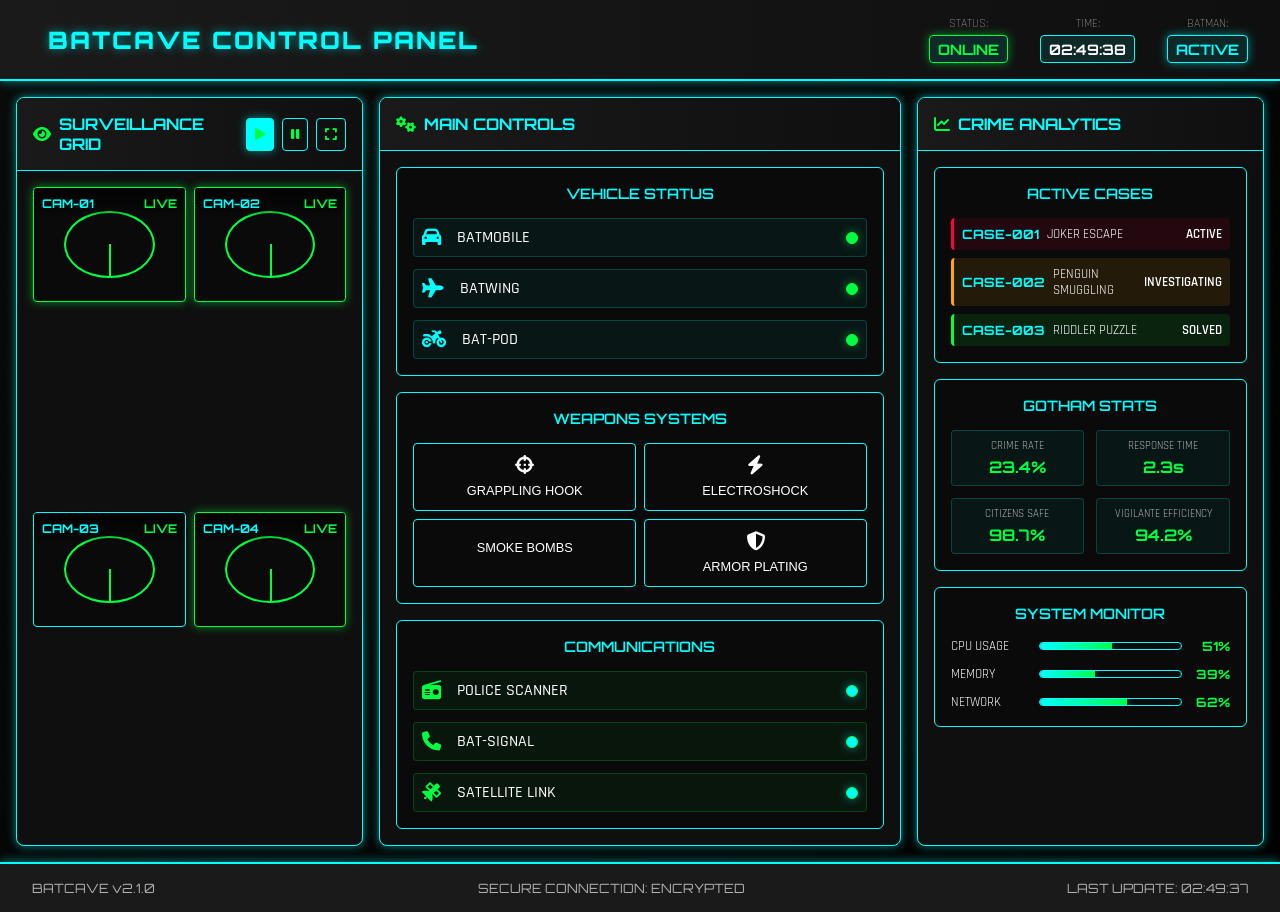
<file: index.html>
<!DOCTYPE html>
<html lang="pt-BR">
<head>
    <meta charset="UTF-8">
    <meta name="viewport" content="width=device-width, initial-scale=1.0">
    <title>Batcave Control Panel</title>
    <link rel="stylesheet" href="styles.css">
    <link href="https://fonts.googleapis.com/css2?family=Orbitron:wght@400;700;900&family=Rajdhani:wght@300;400;500;600;700&display=swap" rel="stylesheet">
    <link rel="stylesheet" href="https://cdnjs.cloudflare.com/ajax/libs/font-awesome/6.4.0/css/all.min.css">
</head>
<body>
    <div class="container">
        <!-- Header -->
        <header class="header">
            <div class="logo">
                <i class="fas fa-bat"></i>
                <h1>BATCAVE CONTROL PANEL</h1>
            </div>
            <div class="status-bar">
                <div class="status-item">
                    <span class="status-label">STATUS:</span>
                    <span class="status-value online">ONLINE</span>
                </div>
                <div class="status-item">
                    <span class="status-label">TIME:</span>
                    <span class="status-value" id="current-time">--:--:--</span>
                </div>
                <div class="status-item">
                    <span class="status-label">BATMAN:</span>
                    <span class="status-value active">ACTIVE</span>
                </div>
            </div>
        </header>

        <!-- Main Dashboard -->
        <main class="dashboard">
            <!-- Left Panel - Surveillance -->
            <section class="panel surveillance-panel">
                <div class="panel-header">
                    <h2><i class="fas fa-eye"></i> SURVEILLANCE GRID</h2>
                    <div class="panel-controls">
                        <button class="control-btn active"><i class="fas fa-play"></i></button>
                        <button class="control-btn"><i class="fas fa-pause"></i></button>
                        <button class="control-btn"><i class="fas fa-expand"></i></button>
                    </div>
                </div>
                <div class="surveillance-grid">
                    <div class="camera-feed active">
                        <div class="camera-overlay">
                            <span class="camera-label">CAM-01</span>
                            <span class="camera-status">LIVE</span>
                        </div>
                        <div class="camera-content">
                            <div class="radar-scan"></div>
                        </div>
                    </div>
                    <div class="camera-feed">
                        <div class="camera-overlay">
                            <span class="camera-label">CAM-02</span>
                            <span class="camera-status">LIVE</span>
                        </div>
                        <div class="camera-content">
                            <div class="radar-scan"></div>
                        </div>
                    </div>
                    <div class="camera-feed">
                        <div class="camera-overlay">
                            <span class="camera-label">CAM-03</span>
                            <span class="camera-status">LIVE</span>
                        </div>
                        <div class="camera-content">
                            <div class="radar-scan"></div>
                        </div>
                    </div>
                    <div class="camera-feed">
                        <div class="camera-overlay">
                            <span class="camera-label">CAM-04</span>
                            <span class="camera-status">LIVE</span>
                        </div>
                        <div class="camera-content">
                            <div class="radar-scan"></div>
                        </div>
                    </div>
                </div>
            </section>

            <!-- Center Panel - Main Controls -->
            <section class="panel main-controls-panel">
                <div class="panel-header">
                    <h2><i class="fas fa-cogs"></i> MAIN CONTROLS</h2>
                </div>
                <div class="controls-grid">
                    <div class="control-module">
                        <h3>VEHICLE STATUS</h3>
                        <div class="vehicle-status">
                            <div class="vehicle-item">
                                <i class="fas fa-car"></i>
                                <span>BATMOBILE</span>
                                <div class="status-indicator ready"></div>
                            </div>
                            <div class="vehicle-item">
                                <i class="fas fa-plane"></i>
                                <span>BATWING</span>
                                <div class="status-indicator ready"></div>
                            </div>
                            <div class="vehicle-item">
                                <i class="fas fa-motorcycle"></i>
                                <span>BAT-POD</span>
                                <div class="status-indicator ready"></div>
                            </div>
                        </div>
                    </div>

                    <div class="control-module">
                        <h3>WEAPONS SYSTEMS</h3>
                        <div class="weapons-grid">
                            <button class="weapon-btn">
                                <i class="fas fa-crosshairs"></i>
                                <span>GRAPPLING HOOK</span>
                            </button>
                            <button class="weapon-btn">
                                <i class="fas fa-bolt"></i>
                                <span>ELECTROSHOCK</span>
                            </button>
                            <button class="weapon-btn">
                                <i class="fas fa-smoke"></i>
                                <span>SMOKE BOMBS</span>
                            </button>
                            <button class="weapon-btn">
                                <i class="fas fa-shield-alt"></i>
                                <span>ARMOR PLATING</span>
                            </button>
                        </div>
                    </div>

                    <div class="control-module">
                        <h3>COMMUNICATIONS</h3>
                        <div class="comms-panel">
                            <div class="comms-item">
                                <i class="fas fa-radio"></i>
                                <span>POLICE SCANNER</span>
                                <div class="status-indicator active"></div>
                            </div>
                            <div class="comms-item">
                                <i class="fas fa-phone"></i>
                                <span>BAT-SIGNAL</span>
                                <div class="status-indicator active"></div>
                            </div>
                            <div class="comms-item">
                                <i class="fas fa-satellite"></i>
                                <span>SATELLITE LINK</span>
                                <div class="status-indicator active"></div>
                            </div>
                        </div>
                    </div>
                </div>
            </section>

            <!-- Right Panel - Data & Analytics -->
            <section class="panel data-panel">
                <div class="panel-header">
                    <h2><i class="fas fa-chart-line"></i> CRIME ANALYTICS</h2>
                </div>
                <div class="data-content">
                    <div class="data-module">
                        <h3>ACTIVE CASES</h3>
                        <div class="case-list">
                            <div class="case-item high-priority">
                                <span class="case-id">CASE-001</span>
                                <span class="case-title">JOKER ESCAPE</span>
                                <span class="case-status">ACTIVE</span>
                            </div>
                            <div class="case-item medium-priority">
                                <span class="case-id">CASE-002</span>
                                <span class="case-title">PENGUIN SMUGGLING</span>
                                <span class="case-status">INVESTIGATING</span>
                            </div>
                            <div class="case-item low-priority">
                                <span class="case-id">CASE-003</span>
                                <span class="case-title">RIDDLER PUZZLE</span>
                                <span class="case-status">SOLVED</span>
                            </div>
                        </div>
                    </div>

                    <div class="data-module">
                        <h3>GOTHAM STATS</h3>
                        <div class="stats-grid">
                            <div class="stat-item">
                                <span class="stat-label">CRIME RATE</span>
                                <span class="stat-value">23.4%</span>
                            </div>
                            <div class="stat-item">
                                <span class="stat-label">RESPONSE TIME</span>
                                <span class="stat-value">2.3s</span>
                            </div>
                            <div class="stat-item">
                                <span class="stat-label">CITIZENS SAFE</span>
                                <span class="stat-value">98.7%</span>
                            </div>
                            <div class="stat-item">
                                <span class="stat-label">VIGILANTE EFFICIENCY</span>
                                <span class="stat-value">94.2%</span>
                            </div>
                        </div>
                    </div>

                    <div class="data-module">
                        <h3>SYSTEM MONITOR</h3>
                        <div class="system-monitor">
                            <div class="monitor-item">
                                <span>CPU USAGE</span>
                                <div class="progress-bar">
                                    <div class="progress-fill" style="width: 67%"></div>
                                </div>
                                <span>67%</span>
                            </div>
                            <div class="monitor-item">
                                <span>MEMORY</span>
                                <div class="progress-bar">
                                    <div class="progress-fill" style="width: 45%"></div>
                                </div>
                                <span>45%</span>
                            </div>
                            <div class="monitor-item">
                                <span>NETWORK</span>
                                <div class="progress-bar">
                                    <div class="progress-fill" style="width: 89%"></div>
                                </div>
                                <span>89%</span>
                            </div>
                        </div>
                    </div>
                </div>
            </section>
        </main>

        <!-- Footer -->
        <footer class="footer">
            <div class="footer-content">
                <div class="footer-item">
                    <span>BATCAVE v2.1.0</span>
                </div>
                <div class="footer-item">
                    <span>SECURE CONNECTION: ENCRYPTED</span>
                </div>
                <div class="footer-item">
                    <span>LAST UPDATE: <span id="last-update">--:--:--</span></span>
                </div>
            </div>
        </footer>
    </div>

    <script src="script.js"></script>
</body>
</html>
</file>
<file: styles.css>
/* Reset and Base Styles */
* {
    margin: 0;
    padding: 0;
    box-sizing: border-box;
}

:root {
    --primary-bg: #0a0a0a;
    --secondary-bg: #1a1a1a;
    --panel-bg: #0f0f0f;
    --border-color: #00ffff;
    --neon-blue: #00ffff;
    --neon-green: #00ff41;
    --text-primary: #ffffff;
    --text-secondary: #b0b0b0;
    --accent-red: #ff0040;
    --accent-yellow: #ffaa00;
    --shadow-neon: 0 0 10px rgba(0, 255, 255, 0.5);
    --shadow-green: 0 0 10px rgba(0, 255, 65, 0.5);
}

body {
    font-family: 'Rajdhani', sans-serif;
    background: linear-gradient(135deg, var(--primary-bg) 0%, #000000 100%);
    color: var(--text-primary);
    min-height: 100vh;
    overflow-x: hidden;
}

.container {
    min-height: 100vh;
    display: flex;
    flex-direction: column;
}

/* Header Styles */
.header {
    background: linear-gradient(90deg, var(--secondary-bg) 0%, var(--panel-bg) 100%);
    border-bottom: 2px solid var(--border-color);
    padding: 1rem 2rem;
    display: flex;
    justify-content: space-between;
    align-items: center;
    box-shadow: var(--shadow-neon);
}

.logo {
    display: flex;
    align-items: center;
    gap: 1rem;
}

.logo i {
    font-size: 2rem;
    color: var(--neon-blue);
    text-shadow: var(--shadow-neon);
    animation: pulse 2s infinite;
}

.logo h1 {
    font-family: 'Orbitron', monospace;
    font-weight: 900;
    font-size: 1.5rem;
    color: var(--neon-blue);
    text-shadow: var(--shadow-neon);
    letter-spacing: 2px;
}

.status-bar {
    display: flex;
    gap: 2rem;
}

.status-item {
    display: flex;
    flex-direction: column;
    align-items: center;
    gap: 0.25rem;
}

.status-label {
    font-size: 0.75rem;
    color: var(--text-secondary);
    font-weight: 300;
}

.status-value {
    font-family: 'Orbitron', monospace;
    font-weight: 700;
    font-size: 0.9rem;
    padding: 0.25rem 0.5rem;
    border-radius: 4px;
    background: rgba(0, 255, 255, 0.1);
    border: 1px solid var(--neon-blue);
}

.status-value.online {
    color: var(--neon-green);
    border-color: var(--neon-green);
    box-shadow: var(--shadow-green);
}

.status-value.active {
    color: var(--neon-blue);
    border-color: var(--neon-blue);
    box-shadow: var(--shadow-neon);
}

/* Dashboard Layout */
.dashboard {
    flex: 1;
    display: grid;
    grid-template-columns: 1fr 1.5fr 1fr;
    gap: 1rem;
    padding: 1rem;
    max-width: 1400px;
    margin: 0 auto;
    width: 100%;
}

/* Panel Styles */
.panel {
    background: var(--panel-bg);
    border: 1px solid var(--border-color);
    border-radius: 8px;
    box-shadow: var(--shadow-neon);
    overflow: hidden;
    transition: all 0.3s ease;
}

.panel:hover {
    box-shadow: 0 0 20px rgba(0, 255, 255, 0.7);
    transform: translateY(-2px);
}

.panel-header {
    background: linear-gradient(90deg, var(--secondary-bg) 0%, var(--panel-bg) 100%);
    padding: 1rem;
    border-bottom: 1px solid var(--border-color);
    display: flex;
    justify-content: space-between;
    align-items: center;
}

.panel-header h2 {
    font-family: 'Orbitron', monospace;
    font-weight: 700;
    font-size: 1rem;
    color: var(--neon-blue);
    display: flex;
    align-items: center;
    gap: 0.5rem;
}

.panel-header i {
    color: var(--neon-green);
}

.panel-controls {
    display: flex;
    gap: 0.5rem;
}

.control-btn {
    background: transparent;
    border: 1px solid var(--border-color);
    color: var(--text-primary);
    padding: 0.5rem;
    border-radius: 4px;
    cursor: pointer;
    transition: all 0.3s ease;
}

.control-btn:hover,
.control-btn.active {
    background: var(--neon-blue);
    color: var(--primary-bg);
    box-shadow: var(--shadow-neon);
}

/* Surveillance Panel */
.surveillance-panel {
    display: flex;
    flex-direction: column;
}

.surveillance-grid {
    display: grid;
    grid-template-columns: 1fr 1fr;
    gap: 0.5rem;
    padding: 1rem;
    flex: 1;
}

.camera-feed {
    background: var(--primary-bg);
    border: 1px solid var(--border-color);
    border-radius: 4px;
    position: relative;
    aspect-ratio: 4/3;
    overflow: hidden;
    transition: all 0.3s ease;
}

.camera-feed:hover {
    border-color: var(--neon-green);
    box-shadow: var(--shadow-green);
}

.camera-feed.active {
    border-color: var(--neon-green);
    box-shadow: var(--shadow-green);
}

.camera-overlay {
    position: absolute;
    top: 0;
    left: 0;
    right: 0;
    padding: 0.5rem;
    background: linear-gradient(180deg, rgba(0,0,0,0.8) 0%, transparent 100%);
    display: flex;
    justify-content: space-between;
    align-items: center;
    z-index: 2;
}

.camera-label {
    font-family: 'Orbitron', monospace;
    font-size: 0.75rem;
    color: var(--neon-blue);
    font-weight: 700;
}

.camera-status {
    font-family: 'Orbitron', monospace;
    font-size: 0.75rem;
    color: var(--neon-green);
    font-weight: 700;
    animation: blink 1.5s infinite;
}

.camera-content {
    width: 100%;
    height: 100%;
    display: flex;
    align-items: center;
    justify-content: center;
    position: relative;
}

.radar-scan {
    width: 60%;
    height: 60%;
    border: 2px solid var(--neon-green);
    border-radius: 50%;
    position: relative;
    animation: radar-sweep 3s linear infinite;
}

.radar-scan::before {
    content: '';
    position: absolute;
    top: 50%;
    left: 50%;
    width: 2px;
    height: 50%;
    background: var(--neon-green);
    transform-origin: bottom;
    animation: radar-line 3s linear infinite;
}

/* Main Controls Panel */
.main-controls-panel {
    display: flex;
    flex-direction: column;
}

.controls-grid {
    display: flex;
    flex-direction: column;
    gap: 1rem;
    padding: 1rem;
    flex: 1;
}

.control-module {
    background: var(--primary-bg);
    border: 1px solid var(--border-color);
    border-radius: 6px;
    padding: 1rem;
}

.control-module h3 {
    font-family: 'Orbitron', monospace;
    font-weight: 600;
    font-size: 0.9rem;
    color: var(--neon-blue);
    margin-bottom: 1rem;
    text-align: center;
}

.vehicle-status {
    display: flex;
    flex-direction: column;
    gap: 0.75rem;
}

.vehicle-item {
    display: flex;
    align-items: center;
    gap: 1rem;
    padding: 0.5rem;
    background: rgba(0, 255, 255, 0.05);
    border-radius: 4px;
    border: 1px solid rgba(0, 255, 255, 0.2);
}

.vehicle-item i {
    color: var(--neon-blue);
    font-size: 1.2rem;
}

.vehicle-item span {
    flex: 1;
    font-weight: 500;
}

.status-indicator {
    width: 12px;
    height: 12px;
    border-radius: 50%;
    border: 1px solid var(--neon-green);
}

.status-indicator.ready {
    background: var(--neon-green);
    box-shadow: var(--shadow-green);
    animation: pulse 2s infinite;
}

.status-indicator.active {
    background: var(--neon-blue);
    box-shadow: var(--shadow-neon);
    animation: pulse 2s infinite;
}

.weapons-grid {
    display: grid;
    grid-template-columns: 1fr 1fr;
    gap: 0.5rem;
}

.weapon-btn {
    background: transparent;
    border: 1px solid var(--border-color);
    color: var(--text-primary);
    padding: 0.75rem;
    border-radius: 4px;
    cursor: pointer;
    transition: all 0.3s ease;
    display: flex;
    flex-direction: column;
    align-items: center;
    gap: 0.5rem;
    font-size: 0.8rem;
}

.weapon-btn:hover {
    background: var(--neon-blue);
    color: var(--primary-bg);
    box-shadow: var(--shadow-neon);
    transform: scale(1.05);
}

.weapon-btn i {
    font-size: 1.2rem;
}

.comms-panel {
    display: flex;
    flex-direction: column;
    gap: 0.75rem;
}

.comms-item {
    display: flex;
    align-items: center;
    gap: 1rem;
    padding: 0.5rem;
    background: rgba(0, 255, 65, 0.05);
    border-radius: 4px;
    border: 1px solid rgba(0, 255, 65, 0.2);
}

.comms-item i {
    color: var(--neon-green);
    font-size: 1.2rem;
}

.comms-item span {
    flex: 1;
    font-weight: 500;
}

/* Data Panel */
.data-panel {
    display: flex;
    flex-direction: column;
}

.data-content {
    display: flex;
    flex-direction: column;
    gap: 1rem;
    padding: 1rem;
    flex: 1;
}

.data-module {
    background: var(--primary-bg);
    border: 1px solid var(--border-color);
    border-radius: 6px;
    padding: 1rem;
}

.data-module h3 {
    font-family: 'Orbitron', monospace;
    font-weight: 600;
    font-size: 0.9rem;
    color: var(--neon-blue);
    margin-bottom: 1rem;
    text-align: center;
}

.case-list {
    display: flex;
    flex-direction: column;
    gap: 0.5rem;
}

.case-item {
    display: flex;
    justify-content: space-between;
    align-items: center;
    padding: 0.5rem;
    border-radius: 4px;
    font-size: 0.8rem;
    border-left: 3px solid;
}

.case-item.high-priority {
    background: rgba(255, 0, 64, 0.1);
    border-left-color: var(--accent-red);
}

.case-item.medium-priority {
    background: rgba(255, 170, 0, 0.1);
    border-left-color: var(--accent-yellow);
}

.case-item.low-priority {
    background: rgba(0, 255, 65, 0.1);
    border-left-color: var(--neon-green);
}

.case-id {
    font-family: 'Orbitron', monospace;
    font-weight: 700;
    color: var(--neon-blue);
}

.case-title {
    flex: 1;
    margin: 0 0.5rem;
}

.case-status {
    font-weight: 600;
}

.stats-grid {
    display: grid;
    grid-template-columns: 1fr 1fr;
    gap: 0.75rem;
}

.stat-item {
    display: flex;
    flex-direction: column;
    align-items: center;
    gap: 0.25rem;
    padding: 0.5rem;
    background: rgba(0, 255, 255, 0.05);
    border-radius: 4px;
    border: 1px solid rgba(0, 255, 255, 0.2);
}

.stat-label {
    font-size: 0.7rem;
    color: var(--text-secondary);
    text-align: center;
}

.stat-value {
    font-family: 'Orbitron', monospace;
    font-weight: 700;
    font-size: 1rem;
    color: var(--neon-green);
}

.system-monitor {
    display: flex;
    flex-direction: column;
    gap: 0.75rem;
}

.monitor-item {
    display: flex;
    align-items: center;
    gap: 0.5rem;
    font-size: 0.8rem;
}

.monitor-item span:first-child {
    min-width: 80px;
}

.progress-bar {
    flex: 1;
    height: 8px;
    background: var(--primary-bg);
    border: 1px solid var(--border-color);
    border-radius: 4px;
    overflow: hidden;
}

.progress-fill {
    height: 100%;
    background: linear-gradient(90deg, var(--neon-blue) 0%, var(--neon-green) 100%);
    transition: width 0.3s ease;
    box-shadow: var(--shadow-neon);
}

.monitor-item span:last-child {
    min-width: 40px;
    text-align: right;
    font-family: 'Orbitron', monospace;
    font-weight: 700;
    color: var(--neon-green);
}

/* Footer */
.footer {
    background: var(--secondary-bg);
    border-top: 2px solid var(--border-color);
    padding: 1rem 2rem;
    box-shadow: var(--shadow-neon);
}

.footer-content {
    display: flex;
    justify-content: space-between;
    align-items: center;
    max-width: 1400px;
    margin: 0 auto;
}

.footer-item {
    font-family: 'Orbitron', monospace;
    font-size: 0.8rem;
    color: var(--text-secondary);
}

/* Animations */
@keyframes pulse {
    0%, 100% { opacity: 1; }
    50% { opacity: 0.7; }
}

@keyframes blink {
    0%, 50% { opacity: 1; }
    51%, 100% { opacity: 0.3; }
}

@keyframes radar-sweep {
    0% { transform: rotate(0deg); }
    100% { transform: rotate(360deg); }
}

@keyframes radar-line {
    0% { transform: translate(-50%, -50%) rotate(0deg); }
    100% { transform: translate(-50%, -50%) rotate(360deg); }
}

/* Responsive Design */
@media (max-width: 1200px) {
    .dashboard {
        grid-template-columns: 1fr;
        grid-template-rows: auto auto auto;
    }
    
    .surveillance-grid {
        grid-template-columns: 1fr 1fr 1fr 1fr;
    }
}

@media (max-width: 768px) {
    .header {
        flex-direction: column;
        gap: 1rem;
        padding: 1rem;
    }
    
    .status-bar {
        gap: 1rem;
    }
    
    .logo h1 {
        font-size: 1.2rem;
    }
    
    .dashboard {
        padding: 0.5rem;
        gap: 0.5rem;
    }
    
    .surveillance-grid {
        grid-template-columns: 1fr 1fr;
    }
    
    .weapons-grid {
        grid-template-columns: 1fr;
    }
    
    .stats-grid {
        grid-template-columns: 1fr;
    }
    
    .footer-content {
        flex-direction: column;
        gap: 0.5rem;
        text-align: center;
    }
}

@media (max-width: 480px) {
    .surveillance-grid {
        grid-template-columns: 1fr;
    }
    
    .panel-header {
        flex-direction: column;
        gap: 0.5rem;
        text-align: center;
    }
    
    .panel-controls {
        justify-content: center;
    }
}

/* Custom Scrollbar */
::-webkit-scrollbar {
    width: 8px;
}

::-webkit-scrollbar-track {
    background: var(--primary-bg);
}

::-webkit-scrollbar-thumb {
    background: var(--neon-blue);
    border-radius: 4px;
}

::-webkit-scrollbar-thumb:hover {
    background: var(--neon-green);
}

/* Selection */
::selection {
    background: var(--neon-blue);
    color: var(--primary-bg);
}
</file>
